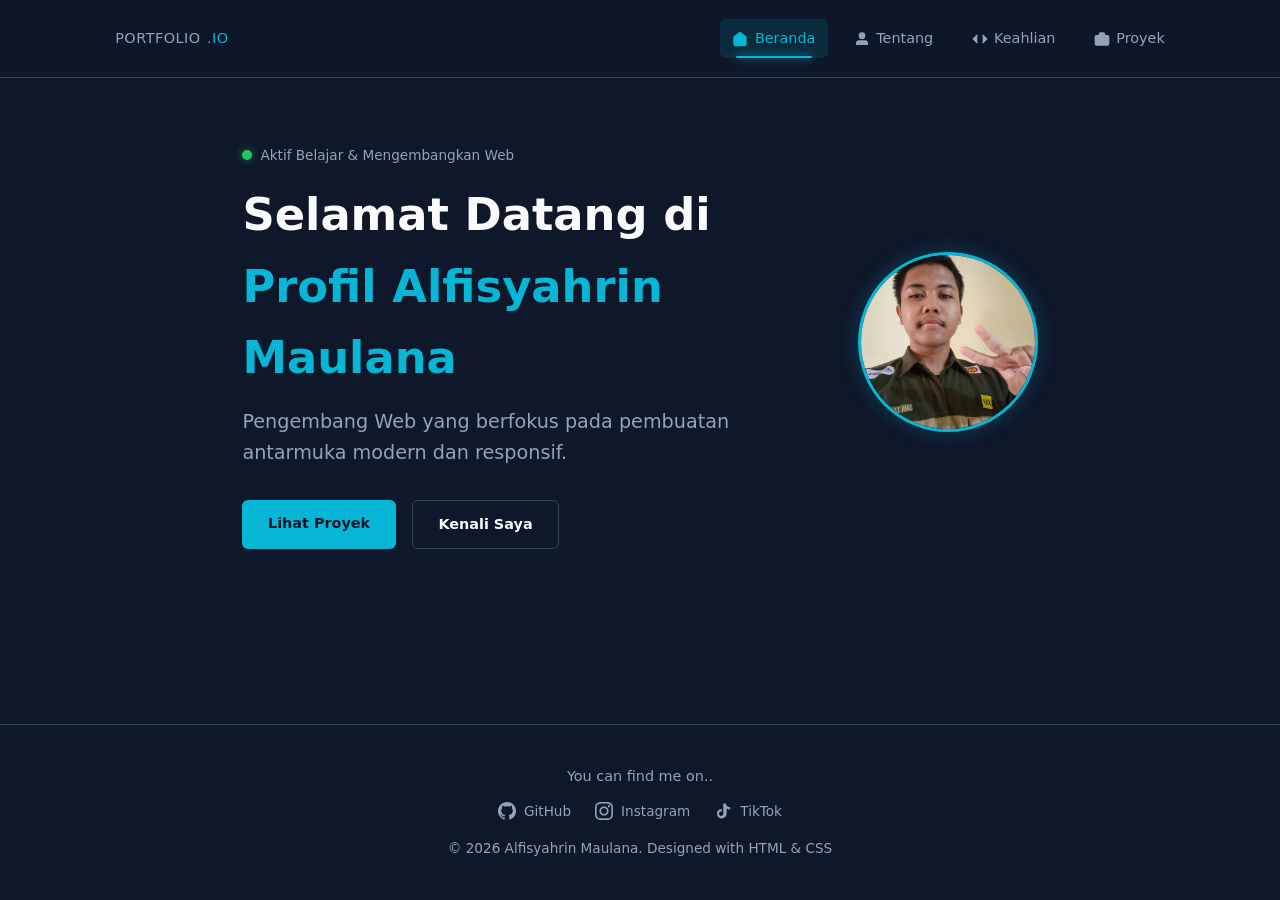
<file: index.html>
<!doctype html>
<html lang="id">
  <head>
    <meta charset="UTF-8" />
    <meta name="viewport" content="width=device-width, initial-scale=1.0" />
    <title>Beranda - Profil Data Diri</title>
    <link rel="stylesheet" href="style.css" />
  </head>
  <body>
    <header class="navbar">
      <a href="index.html" class="logo">PORTFOLIO<span>.IO</span></a>
      <nav>
        <ul>
          <li>
            <a href="index.html" class="active">
              <!-- Ikon Beranda (Rumah) -->
              <svg
                height="16"
                width="16"
                viewBox="0 0 24 24"
                fill="none"
                stroke="currentColor"
                stroke-width="2"
              >
                <path d="M3 9l9-7 9 7v11a2 2 0 0 1-2 2H5a2 2 0 0 1-2-2z" />
                <polyline points="9 22 9 12 15 12 15 22" />
              </svg>
              Beranda
            </a>
          </li>
          <li>
            <a href="about.html">
              <!-- Ikon Tentang (User/Orang) -->
              <svg
                height="16"
                width="16"
                viewBox="0 0 24 24"
                fill="none"
                stroke="currentColor"
                stroke-width="2"
              >
                <path d="M20 21v-2a4 4 0 0 0-4-4H8a4 4 0 0 0-4 4v2" />
                <circle cx="12" cy="7" r="4" />
              </svg>
              Tentang
            </a>
          </li>
          <li>
            <a href="skills.html">
              <!-- Ikon Keahlian (Code/Kode) -->
              <svg
                height="16"
                width="16"
                viewBox="0 0 24 24"
                fill="none"
                stroke="currentColor"
                stroke-width="2"
              >
                <polyline points="16 18 22 12 16 6" />
                <polyline points="8 6 2 12 8 18" />
              </svg>
              Keahlian
            </a>
          </li>
          <li>
            <a href="projects.html">
              <!-- Ikon Proyek (Folder/Briefcase) -->
              <svg
                height="16"
                width="16"
                viewBox="0 0 24 24"
                fill="none"
                stroke="currentColor"
                stroke-width="2"
              >
                <rect x="2" y="7" width="20" height="14" rx="2" ry="2" />
                <path d="M16 21V5a2 2 0 0 0-2-2h-4a2 2 0 0 0-2 2v16" />
              </svg>
              Proyek
            </a>
          </li>
        </ul>
      </nav>
    </header>

    <main>
      <div class="hero-container">
        <!-- Teks Beranda -->
        <div class="hero-content">
          <div class="hero-badge">
            <span class="badge-dot"></span>
            <span>Aktif Belajar & Mengembangkan Web</span>
          </div>

          <h1>
            Selamat Datang di
            <span style="color: var(--cyan-accent)"
              >Profil Alfisyahrin Maulana</span
            >
          </h1>
          <p class="subtitle">
            Pengembang Web yang berfokus pada pembuatan antarmuka modern dan
            responsif.
          </p>
          <div class="hero-buttons">
            <a href="projects.html" class="btn primary-btn">Lihat Proyek</a>
            <a href="about.html" class="btn secondary-btn">Kenali Saya</a>
          </div>
        </div>

        <!-- Foto Profil Bulat -->
        <div class="profile-avatar-container">
          <img
            src="selfieedulu.jpeg"
            alt="Foto Profil Alfisyahrin Maulana"
            class="profile-avatar"
          />
        </div>
      </div>
    </main>

    <footer>
      <p
        style="
          margin-bottom: 0.8rem;
          font-size: 0.9rem;
          color: var(--text-muted);
        "
      >
        You can find me on..
      </p>
      <div class="footer-socials">
        <!-- GitHub -->
        <a
          href="https://github.com/AlfisyahrinMaulana"
          target="_blank"
          rel="noopener noreferrer"
        >
          <svg height="18" width="18" viewBox="0 0 16 16" version="1.1">
            <path
              fill="currentColor"
              d="M8 0c4.42 0 8 3.58 8 8a8.013 8.013 0 0 1-5.45 7.59c-.4.08-.55-.17-.55-.38 0-.27.01-1.13.01-2.2 0-.75-.25-1.23-.54-1.48 1.78-.2 3.65-.88 3.65-3.95 0-.88-.31-1.59-.82-2.15.08-.2.36-1.02-.08-2.12 0 0-.67-.22-2.2.82-.64-.18-1.32-.27-2-.27-.68 0-1.36.09-2 .27-1.53-1.03-2.2-.82-2.2-.82-.44 1.1-.16 1.92-.08 2.12-.51.56-.82 1.28-.82 2.15 0 3.06 1.86 3.75 3.64 3.95-.23.2-.44.55-.51 1.07-.46.21-1.61.55-2.33-.66-.15-.24-.6-.83-1.23-.82-.67.01-.27.38.01.53.34.19.73.9.82 1.13.16.45.68 1.31 2.69.94 0 .67.01 1.3.01 1.49 0 .21-.15.45-.55.38A7.995 7.995 0 0 1 0 8c0-4.42 3.58-8 8-8Z"
            />
          </svg>
          GitHub
        </a>

        <!-- Instagram (Logo Diperbarui) -->
        <a
          href="https://www.instagram.com/lpiii_7/"
          target="_blank"
          rel="noopener noreferrer"
        >
          <svg height="18" width="18" viewBox="0 0 24 24" fill="currentColor">
            <path
              d="M12 2.163c3.204 0 3.584.012 4.85.07 3.252.148 4.771 1.691 4.919 4.919.058 1.265.069 1.645.069 4.849 0 3.205-.012 3.584-.069 4.849-.149 3.225-1.664 4.771-4.919 4.919-1.266.058-1.644.07-4.85.07-3.204 0-3.584-.012-4.849-.07-3.26-.149-4.771-1.699-4.919-4.92-.058-1.265-.07-1.644-.07-4.849 0-3.204.013-3.583.07-4.849.149-3.227 1.664-4.771 4.919-4.919 1.266-.057 1.645-.069 4.849-.069zm0-2.163c-3.259 0-3.667.014-4.947.072-4.358.2-6.78 2.618-6.98 6.98-.059 1.281-.073 1.689-.073 4.948 0 3.259.014 3.668.072 4.948.2 4.358 2.618 6.78 6.98 6.98 1.281.058 1.689.072 4.948.072 3.259 0 3.668-.014 4.948-.072 4.354-.2 6.782-2.618 6.979-6.98.059-1.28.073-1.689.073-4.948 0-3.259-.014-3.667-.072-4.947-.196-4.354-2.617-6.78-6.979-6.98-1.281-.059-1.69-.073-4.949-.073zm0 5.838c-3.403 0-6.162 2.759-6.162 6.162s2.759 6.163 6.162 6.163 6.162-2.759 6.162-6.163c0-3.403-2.759-6.162-6.162-6.162zm0 10.162c-2.209 0-4-1.79-4-4 0-2.209 1.791-4 4-4s4 1.791 4 4c0 2.21-1.791 4-4 4zm6.406-11.845c-.796 0-1.441.645-1.441 1.44s.645 1.44 1.441 1.44c.795 0 1.439-.645 1.439-1.44s-.644-1.44-1.439-1.44z"
            />
          </svg>
          Instagram
        </a>

        <!-- TikTok -->
        <a
          href="https://www.tiktok.com/@alp_ii07"
          target="_blank"
          rel="noopener noreferrer"
        >
          <svg height="18" width="18" viewBox="0 0 24 24" fill="currentColor">
            <path
              d="M19.589 6.686a4.793 4.793 0 0 1-3.77-4.245V2h-3.445v13.672a2.896 2.896 0 0 1-5.201 1.743l-.002-.001.002.001a2.895 2.895 0 0 1 3.183-4.51v-3.5a6.329 6.329 0 0 0-5.394 2.37A6.39 6.39 0 0 0 4 15.672a6.395 6.395 0 0 0 10.938 4.409 6.335 6.335 0 0 0 1.907-4.551V8.773a8.212 8.212 0 0 0 4.744 1.498V6.826a4.848 4.848 0 0 1-2.000-.14z"
            />
          </svg>
          TikTok
        </a>
      </div>
      <p>&copy; 2026 Alfisyahrin Maulana. Designed with HTML & CSS</p>
    </footer>
  </body>
</html>
</file>
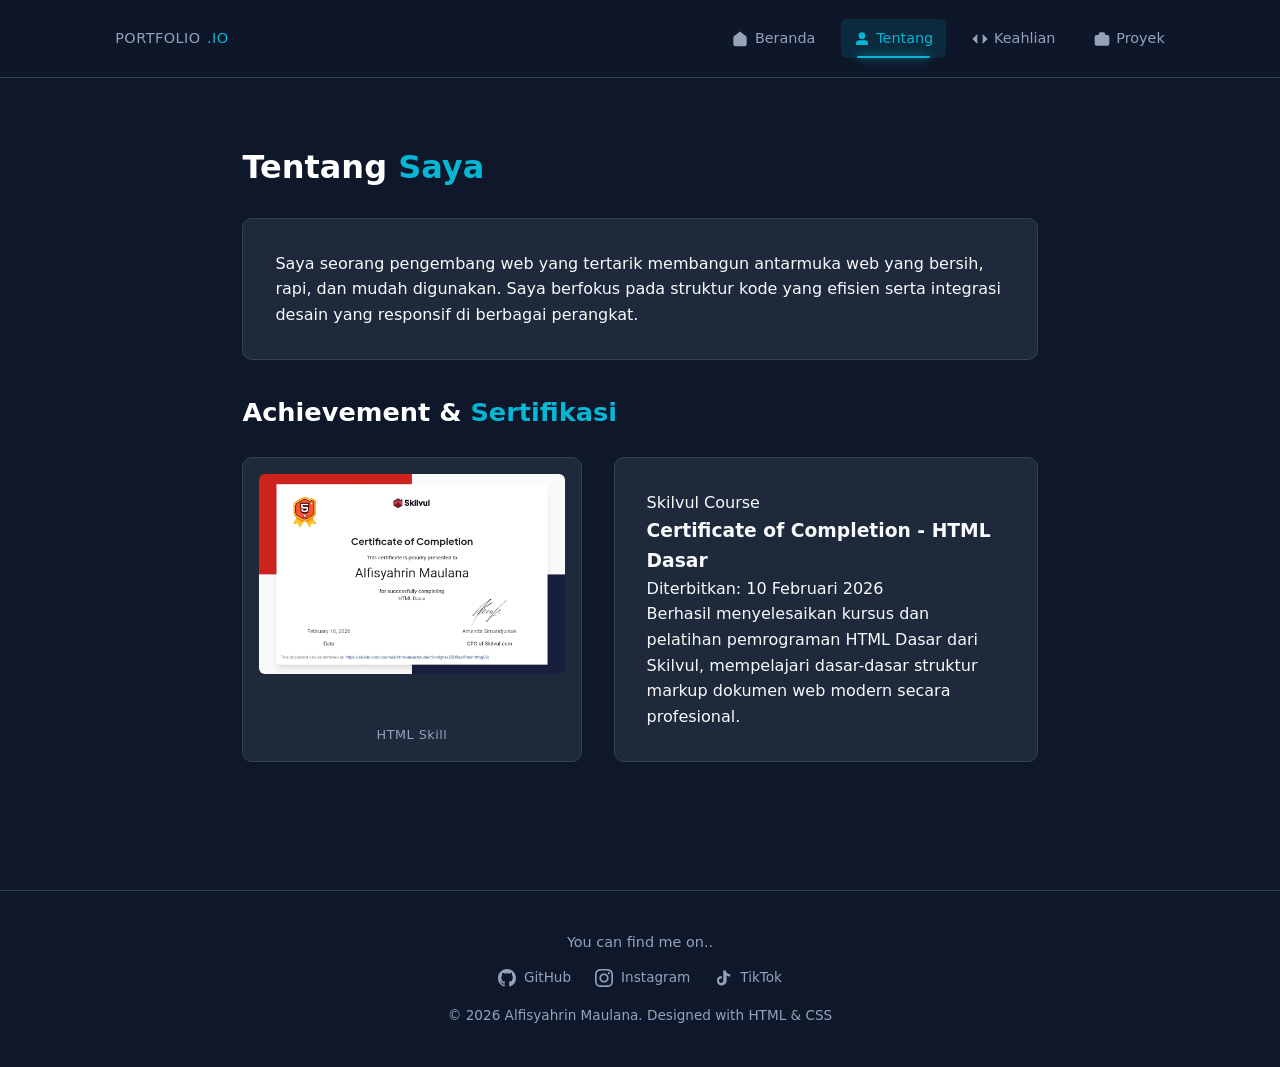
<file: about.html>
<!doctype html>
<html lang="id">
  <head>
    <meta charset="UTF-8" />
    <meta name="viewport" content="width=device-width, initial-scale=1.0" />
    <title>Tentang Saya - Profil Data Diri</title>
    <link rel="stylesheet" href="style.css" />
  </head>
  <body>
    <header class="navbar">
      <a href="index.html" class="logo">PORTFOLIO<span>.IO</span></a>
      <nav>
        <ul>
          <li>
            <a href="index.html">
              <svg
                height="16"
                width="16"
                viewBox="0 0 24 24"
                fill="none"
                stroke="currentColor"
                stroke-width="2"
              >
                <path d="M3 9l9-7 9 7v11a2 2 0 0 1-2 2H5a2 2 0 0 1-2-2z" />
                <polyline points="9 22 9 12 15 12 15 22" />
              </svg>
              Beranda
            </a>
          </li>
          <li>
            <a href="about.html" class="active">
              <svg
                height="16"
                width="16"
                viewBox="0 0 24 24"
                fill="none"
                stroke="currentColor"
                stroke-width="2"
              >
                <path d="M20 21v-2a4 4 0 0 0-4-4H8a4 4 0 0 0-4 4v2" />
                <circle cx="12" cy="7" r="4" />
              </svg>
              Tentang
            </a>
          </li>
          <li>
            <a href="skills.html">
              <svg
                height="16"
                width="16"
                viewBox="0 0 24 24"
                fill="none"
                stroke="currentColor"
                stroke-width="2"
              >
                <polyline points="16 18 22 12 16 6" />
                <polyline points="8 6 2 12 8 18" />
              </svg>
              Keahlian
            </a>
          </li>
          <li>
            <a href="projects.html">
              <svg
                height="16"
                width="16"
                viewBox="0 0 24 24"
                fill="none"
                stroke="currentColor"
                stroke-width="2"
              >
                <rect x="2" y="7" width="20" height="14" rx="2" ry="2" />
                <path d="M16 21V5a2 2 0 0 0-2-2h-4a2 2 0 0 0-2 2v16" />
              </svg>
              Proyek
            </a>
          </li>
        </ul>
      </nav>
    </header>

    <main>
      <!-- Bagian Tentang Saya -->
      <h1 class="page-title">Tentang <span>Saya</span></h1>
      <div class="card">
        <p>
          Saya seorang pengembang web yang tertarik membangun antarmuka web yang
          bersih, rapi, dan mudah digunakan. Saya berfokus pada struktur kode
          yang efisien serta integrasi desain yang responsif di berbagai
          perangkat.
        </p>
      </div>

      <!-- Bagian Achievement / Pencapaian -->
      <div class="achievement-section">
        <h2 class="page-title" style="font-size: 1.6rem; margin-top: 2rem">
          Achievement & <span>Sertifikasi</span>
        </h2>
        <div class="achievement-grid">
          <!-- Kartu Gambar (Bisa diklik menuju file gambar & ada tulisan HTML Skill di bawahnya) -->
          <div class="achievement-img-card">
            <a href="sertifikat_html.jpeg" target="_blank" class="cert-link">
              <img
                src="sertifikat_html.jpeg"
                alt="Sertifikat HTML Dasar Skilvul"
              />
            </a>
            <div class="cert-caption">HTML Skill</div>
          </div>

          <!-- Keterangan Achievement (Ukuran disamakan sejajar) -->
          <div class="card achievement-info">
            <span class="achievement-issuer">Skilvul Course</span>
            <h3>Certificate of Completion - HTML Dasar</h3>
            <span class="achievement-date">Diterbitkan: 10 Februari 2026</span>
            <p>
              Berhasil menyelesaikan kursus dan pelatihan pemrograman HTML Dasar
              dari Skilvul, mempelajari dasar-dasar struktur markup dokumen web
              modern secara profesional.
            </p>
          </div>
        </div>
      </div>
    </main>

    <footer>
      <p
        style="
          margin-bottom: 0.8rem;
          font-size: 0.9rem;
          color: var(--text-muted);
        "
      >
        You can find me on..
      </p>
      <div class="footer-socials">
        <!-- GitHub -->
        <a
          href="https://github.com/AlfisyahrinMaulana"
          target="_blank"
          rel="noopener noreferrer"
        >
          <svg height="18" width="18" viewBox="0 0 16 16" version="1.1">
            <path
              fill="currentColor"
              d="M8 0c4.42 0 8 3.58 8 8a8.013 8.013 0 0 1-5.45 7.59c-.4.08-.55-.17-.55-.38 0-.27.01-1.13.01-2.2 0-.75-.25-1.23-.54-1.48 1.78-.2 3.65-.88 3.65-3.95 0-.88-.31-1.59-.82-2.15.08-.2.36-1.02-.08-2.12 0 0-.67-.22-2.2.82-.64-.18-1.32-.27-2-.27-.68 0-1.36.09-2 .27-1.53-1.03-2.2-.82-2.2-.82-.44 1.1-.16 1.92-.08 2.12-.51.56-.82 1.28-.82 2.15 0 3.06 1.86 3.75 3.64 3.95-.23.2-.44.55-.51 1.07-.46.21-1.61.55-2.33-.66-.15-.24-.6-.83-1.23-.82-.67.01-.27.38.01.53.34.19.73.9.82 1.13.16.45.68 1.31 2.69.94 0 .67.01 1.3.01 1.49 0 .21-.15.45-.55.38A7.995 7.995 0 0 1 0 8c0-4.42 3.58-8 8-8Z"
            />
          </svg>
          GitHub
        </a>

        <!-- Instagram (Logo Diperbarui) -->
        <a
          href="https://www.instagram.com/lpiii_7/"
          target="_blank"
          rel="noopener noreferrer"
        >
          <svg height="18" width="18" viewBox="0 0 24 24" fill="currentColor">
            <path
              d="M12 2.163c3.204 0 3.584.012 4.85.07 3.252.148 4.771 1.691 4.919 4.919.058 1.265.069 1.645.069 4.849 0 3.205-.012 3.584-.069 4.849-.149 3.225-1.664 4.771-4.919 4.919-1.266.058-1.644.07-4.85.07-3.204 0-3.584-.012-4.849-.07-3.26-.149-4.771-1.699-4.919-4.92-.058-1.265-.07-1.644-.07-4.849 0-3.204.013-3.583.07-4.849.149-3.227 1.664-4.771 4.919-4.919 1.266-.057 1.645-.069 4.849-.069zm0-2.163c-3.259 0-3.667.014-4.947.072-4.358.2-6.78 2.618-6.98 6.98-.059 1.281-.073 1.689-.073 4.948 0 3.259.014 3.668.072 4.948.2 4.358 2.618 6.78 6.98 6.98 1.281.058 1.689.072 4.948.072 3.259 0 3.668-.014 4.948-.072 4.354-.2 6.782-2.618 6.979-6.98.059-1.28.073-1.689.073-4.948 0-3.259-.014-3.667-.072-4.947-.196-4.354-2.617-6.78-6.979-6.98-1.281-.059-1.69-.073-4.949-.073zm0 5.838c-3.403 0-6.162 2.759-6.162 6.162s2.759 6.163 6.162 6.163 6.162-2.759 6.162-6.163c0-3.403-2.759-6.162-6.162-6.162zm0 10.162c-2.209 0-4-1.79-4-4 0-2.209 1.791-4 4-4s4 1.791 4 4c0 2.21-1.791 4-4 4zm6.406-11.845c-.796 0-1.441.645-1.441 1.44s.645 1.44 1.441 1.44c.795 0 1.439-.645 1.439-1.44s-.644-1.44-1.439-1.44z"
            />
          </svg>
          Instagram
        </a>

        <!-- TikTok -->
        <a
          href="https://www.tiktok.com/@alp_ii07"
          target="_blank"
          rel="noopener noreferrer"
        >
          <svg height="18" width="18" viewBox="0 0 24 24" fill="currentColor">
            <path
              d="M19.589 6.686a4.793 4.793 0 0 1-3.77-4.245V2h-3.445v13.672a2.896 2.896 0 0 1-5.201 1.743l-.002-.001.002.001a2.895 2.895 0 0 1 3.183-4.51v-3.5a6.329 6.329 0 0 0-5.394 2.37A6.39 6.39 0 0 0 4 15.672a6.395 6.395 0 0 0 10.938 4.409 6.335 6.335 0 0 0 1.907-4.551V8.773a8.212 8.212 0 0 0 4.744 1.498V6.826a4.848 4.848 0 0 1-2.000-.14z"
            />
          </svg>
          TikTok
        </a>
      </div>
      <p>&copy; 2026 Alfisyahrin Maulana. Designed with HTML & CSS</p>
    </footer>
  </body>
</html>
</file>
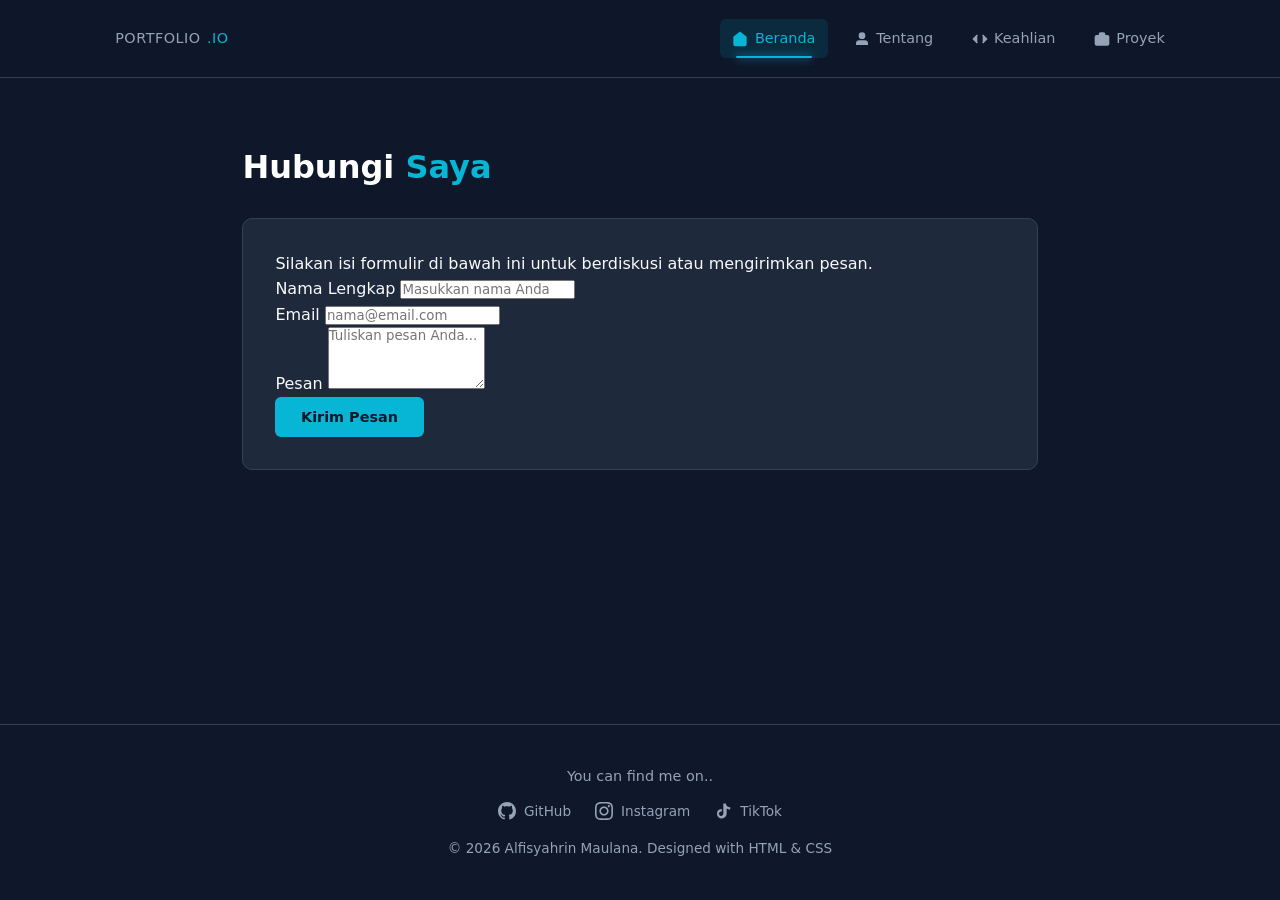
<file: contact.html>
<!doctype html>
<html lang="id">
  <head>
    <meta charset="UTF-8" />
    <meta name="viewport" content="width=device-width, initial-scale=1.0" />
    <title>Kontak - Profil Data Diri</title>
    <link rel="stylesheet" href="style.css" />
  </head>
  <body>
    <header class="navbar">
      <a href="index.html" class="logo">PORTFOLIO<span>.IO</span></a>
      <nav>
        <ul>
          <li>
            <a href="index.html" class="active">
              <!-- Ikon Beranda (Rumah) -->
              <svg
                height="16"
                width="16"
                viewBox="0 0 24 24"
                fill="none"
                stroke="currentColor"
                stroke-width="2"
              >
                <path d="M3 9l9-7 9 7v11a2 2 0 0 1-2 2H5a2 2 0 0 1-2-2z" />
                <polyline points="9 22 9 12 15 12 15 22" />
              </svg>
              Beranda
            </a>
          </li>
          <li>
            <a href="about.html">
              <!-- Ikon Tentang (User/Orang) -->
              <svg
                height="16"
                width="16"
                viewBox="0 0 24 24"
                fill="none"
                stroke="currentColor"
                stroke-width="2"
              >
                <path d="M20 21v-2a4 4 0 0 0-4-4H8a4 4 0 0 0-4 4v2" />
                <circle cx="12" cy="7" r="4" />
              </svg>
              Tentang
            </a>
          </li>
          <li>
            <a href="skills.html">
              <!-- Ikon Keahlian (Code/Kode) -->
              <svg
                height="16"
                width="16"
                viewBox="0 0 24 24"
                fill="none"
                stroke="currentColor"
                stroke-width="2"
              >
                <polyline points="16 18 22 12 16 6" />
                <polyline points="8 6 2 12 8 18" />
              </svg>
              Keahlian
            </a>
          </li>
          <li>
            <a href="projects.html">
              <!-- Ikon Proyek (Folder/Briefcase) -->
              <svg
                height="16"
                width="16"
                viewBox="0 0 24 24"
                fill="none"
                stroke="currentColor"
                stroke-width="2"
              >
                <rect x="2" y="7" width="20" height="14" rx="2" ry="2" />
                <path d="M16 21V5a2 2 0 0 0-2-2h-4a2 2 0 0 0-2 2v16" />
              </svg>
              Proyek
            </a>
          </li>
        </ul>
      </nav>
    </header>

    <main>
      <h1 class="page-title">Hubungi <span>Saya</span></h1>
      <div class="card">
        <p>
          Silakan isi formulir di bawah ini untuk berdiskusi atau mengirimkan
          pesan.
        </p>
        <form class="contact-form" onsubmit="event.preventDefault()">
          <div class="form-group">
            <label for="name">Nama Lengkap</label>
            <input
              type="text"
              id="name"
              placeholder="Masukkan nama Anda"
              required
            />
          </div>
          <div class="form-group">
            <label for="email">Email</label>
            <input
              type="email"
              id="email"
              placeholder="nama@email.com"
              required
            />
          </div>
          <div class="form-group">
            <label for="message">Pesan</label>
            <textarea
              id="message"
              rows="4"
              placeholder="Tuliskan pesan Anda..."
              required
            ></textarea>
          </div>
          <button type="submit" class="btn primary-btn">Kirim Pesan</button>
        </form>
      </div>
    </main>

    <footer>
      <p
        style="
          margin-bottom: 0.8rem;
          font-size: 0.9rem;
          color: var(--text-muted);
        "
      >
        You can find me on..
      </p>
      <div class="footer-socials">
        <!-- GitHub -->
        <a
          href="https://github.com/AlfisyahrinMaulana"
          target="_blank"
          rel="noopener noreferrer"
        >
          <svg height="18" width="18" viewBox="0 0 16 16" version="1.1">
            <path
              fill="currentColor"
              d="M8 0c4.42 0 8 3.58 8 8a8.013 8.013 0 0 1-5.45 7.59c-.4.08-.55-.17-.55-.38 0-.27.01-1.13.01-2.2 0-.75-.25-1.23-.54-1.48 1.78-.2 3.65-.88 3.65-3.95 0-.88-.31-1.59-.82-2.15.08-.2.36-1.02-.08-2.12 0 0-.67-.22-2.2.82-.64-.18-1.32-.27-2-.27-.68 0-1.36.09-2 .27-1.53-1.03-2.2-.82-2.2-.82-.44 1.1-.16 1.92-.08 2.12-.51.56-.82 1.28-.82 2.15 0 3.06 1.86 3.75 3.64 3.95-.23.2-.44.55-.51 1.07-.46.21-1.61.55-2.33-.66-.15-.24-.6-.83-1.23-.82-.67.01-.27.38.01.53.34.19.73.9.82 1.13.16.45.68 1.31 2.69.94 0 .67.01 1.3.01 1.49 0 .21-.15.45-.55.38A7.995 7.995 0 0 1 0 8c0-4.42 3.58-8 8-8Z"
            />
          </svg>
          GitHub
        </a>

        <!-- Instagram (Logo Diperbarui) -->
        <a
          href="https://www.instagram.com/lpiii_7/"
          target="_blank"
          rel="noopener noreferrer"
        >
          <svg height="18" width="18" viewBox="0 0 24 24" fill="currentColor">
            <path
              d="M12 2.163c3.204 0 3.584.012 4.85.07 3.252.148 4.771 1.691 4.919 4.919.058 1.265.069 1.645.069 4.849 0 3.205-.012 3.584-.069 4.849-.149 3.225-1.664 4.771-4.919 4.919-1.266.058-1.644.07-4.85.07-3.204 0-3.584-.012-4.849-.07-3.26-.149-4.771-1.699-4.919-4.92-.058-1.265-.07-1.644-.07-4.849 0-3.204.013-3.583.07-4.849.149-3.227 1.664-4.771 4.919-4.919 1.266-.057 1.645-.069 4.849-.069zm0-2.163c-3.259 0-3.667.014-4.947.072-4.358.2-6.78 2.618-6.98 6.98-.059 1.281-.073 1.689-.073 4.948 0 3.259.014 3.668.072 4.948.2 4.358 2.618 6.78 6.98 6.98 1.281.058 1.689.072 4.948.072 3.259 0 3.668-.014 4.948-.072 4.354-.2 6.782-2.618 6.979-6.98.059-1.28.073-1.689.073-4.948 0-3.259-.014-3.667-.072-4.947-.196-4.354-2.617-6.78-6.979-6.98-1.281-.059-1.69-.073-4.949-.073zm0 5.838c-3.403 0-6.162 2.759-6.162 6.162s2.759 6.163 6.162 6.163 6.162-2.759 6.162-6.163c0-3.403-2.759-6.162-6.162-6.162zm0 10.162c-2.209 0-4-1.79-4-4 0-2.209 1.791-4 4-4s4 1.791 4 4c0 2.21-1.791 4-4 4zm6.406-11.845c-.796 0-1.441.645-1.441 1.44s.645 1.44 1.441 1.44c.795 0 1.439-.645 1.439-1.44s-.644-1.44-1.439-1.44z"
            />
          </svg>
          Instagram
        </a>

        <!-- TikTok -->
        <a
          href="https://www.tiktok.com/@alp_ii07"
          target="_blank"
          rel="noopener noreferrer"
        >
          <svg height="18" width="18" viewBox="0 0 24 24" fill="currentColor">
            <path
              d="M19.589 6.686a4.793 4.793 0 0 1-3.77-4.245V2h-3.445v13.672a2.896 2.896 0 0 1-5.201 1.743l-.002-.001.002.001a2.895 2.895 0 0 1 3.183-4.51v-3.5a6.329 6.329 0 0 0-5.394 2.37A6.39 6.39 0 0 0 4 15.672a6.395 6.395 0 0 0 10.938 4.409 6.335 6.335 0 0 0 1.907-4.551V8.773a8.212 8.212 0 0 0 4.744 1.498V6.826a4.848 4.848 0 0 1-2.000-.14z"
            />
          </svg>
          TikTok
        </a>
      </div>
      <p>&copy; 2026 Alfisyahrin Maulana. Designed with HTML & CSS</p>
    </footer>
  </body>
</html>
</file>
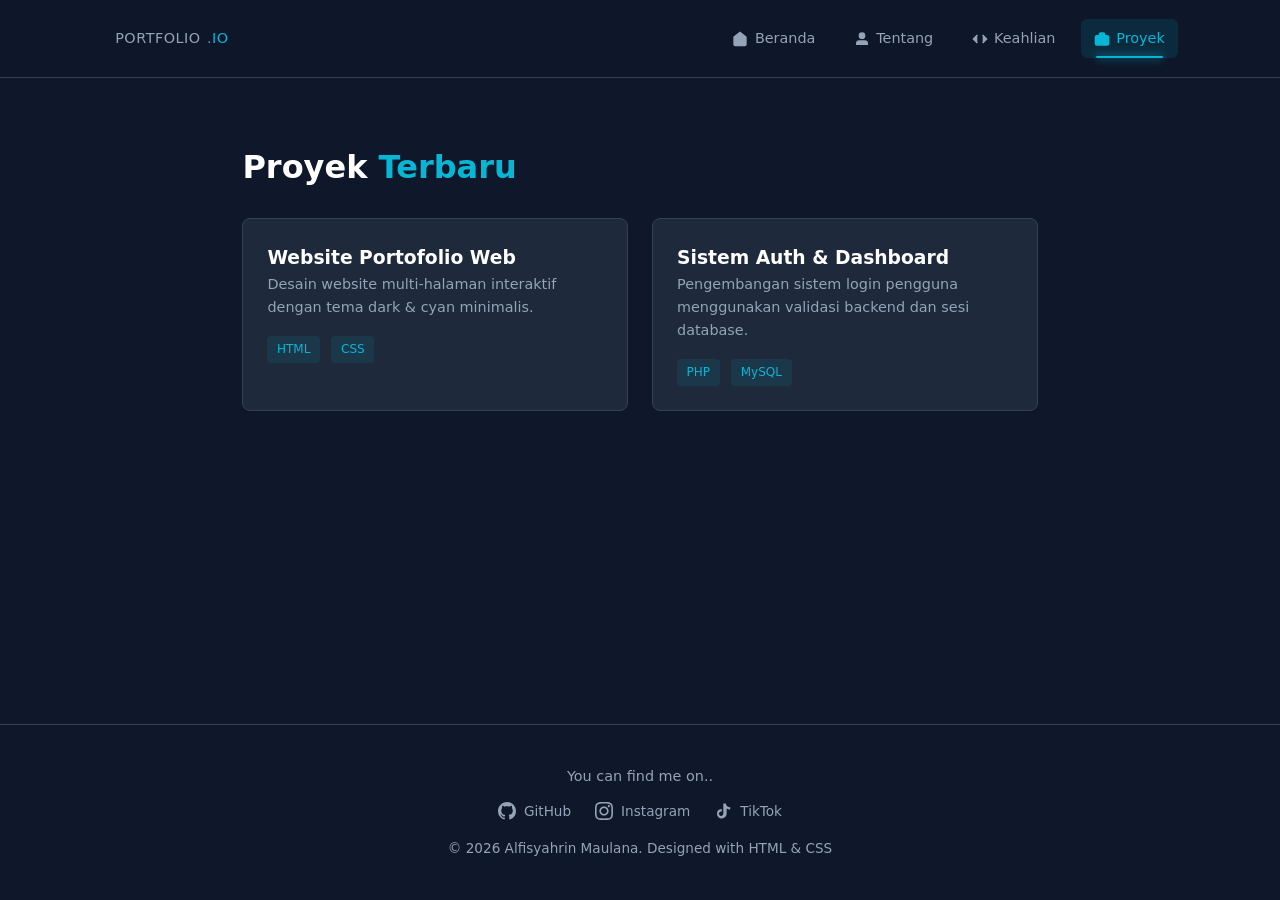
<file: projects.html>
<!doctype html>
<html lang="id">
  <head>
    <meta charset="UTF-8" />
    <meta name="viewport" content="width=device-width, initial-scale=1.0" />
    <title>Proyek - Profil Data Diri</title>
    <link rel="stylesheet" href="style.css" />
  </head>
  <body>
    <header class="navbar">
      <a href="index.html" class="logo">PORTFOLIO<span>.IO</span></a>
      <nav>
        <ul>
          <li>
            <a href="index.html">
              <svg
                height="16"
                width="16"
                viewBox="0 0 24 24"
                fill="none"
                stroke="currentColor"
                stroke-width="2"
              >
                <path d="M3 9l9-7 9 7v11a2 2 0 0 1-2 2H5a2 2 0 0 1-2-2z" />
                <polyline points="9 22 9 12 15 12 15 22" />
              </svg>
              Beranda
            </a>
          </li>
          <li>
            <a href="about.html">
              <svg
                height="16"
                width="16"
                viewBox="0 0 24 24"
                fill="none"
                stroke="currentColor"
                stroke-width="2"
              >
                <path d="M20 21v-2a4 4 0 0 0-4-4H8a4 4 0 0 0-4 4v2" />
                <circle cx="12" cy="7" r="4" />
              </svg>
              Tentang
            </a>
          </li>
          <li>
            <a href="skills.html">
              <svg
                height="16"
                width="16"
                viewBox="0 0 24 24"
                fill="none"
                stroke="currentColor"
                stroke-width="2"
              >
                <polyline points="16 18 22 12 16 6" />
                <polyline points="8 6 2 12 8 18" />
              </svg>
              Keahlian
            </a>
          </li>
          <li>
            <a href="projects.html" class="active">
              <svg
                height="16"
                width="16"
                viewBox="0 0 24 24"
                fill="none"
                stroke="currentColor"
                stroke-width="2"
              >
                <rect x="2" y="7" width="20" height="14" rx="2" ry="2" />
                <path d="M16 21V5a2 2 0 0 0-2-2h-4a2 2 0 0 0-2 2v16" />
              </svg>
              Proyek
            </a>
          </li>
        </ul>
      </nav>
    </header>

    <main>
      <h1 class="page-title">Proyek <span>Terbaru</span></h1>
      <div class="projects-grid">
        <div class="project-card">
          <h3>Website Portofolio Web</h3>
          <p>
            Desain website multi-halaman interaktif dengan tema dark & cyan
            minimalis.
          </p>
          <div class="tech-stack">
            <span>HTML</span>
            <span>CSS</span>
          </div>
        </div>
        <div class="project-card">
          <h3>Sistem Auth & Dashboard</h3>
          <p>
            Pengembangan sistem login pengguna menggunakan validasi backend dan
            sesi database.
          </p>
          <div class="tech-stack">
            <span>PHP</span>
            <span>MySQL</span>
          </div>
        </div>
      </div>
    </main>

    <footer>
      <p
        style="
          margin-bottom: 0.8rem;
          font-size: 0.9rem;
          color: var(--text-muted);
        "
      >
        You can find me on..
      </p>
      <div class="footer-socials">
        <!-- GitHub -->
        <a
          href="https://github.com/AlfisyahrinMaulana"
          target="_blank"
          rel="noopener noreferrer"
        >
          <svg height="18" width="18" viewBox="0 0 16 16" version="1.1">
            <path
              fill="currentColor"
              d="M8 0c4.42 0 8 3.58 8 8a8.013 8.013 0 0 1-5.45 7.59c-.4.08-.55-.17-.55-.38 0-.27.01-1.13.01-2.2 0-.75-.25-1.23-.54-1.48 1.78-.2 3.65-.88 3.65-3.95 0-.88-.31-1.59-.82-2.15.08-.2.36-1.02-.08-2.12 0 0-.67-.22-2.2.82-.64-.18-1.32-.27-2-.27-.68 0-1.36.09-2 .27-1.53-1.03-2.2-.82-2.2-.82-.44 1.1-.16 1.92-.08 2.12-.51.56-.82 1.28-.82 2.15 0 3.06 1.86 3.75 3.64 3.95-.23.2-.44.55-.51 1.07-.46.21-1.61.55-2.33-.66-.15-.24-.6-.83-1.23-.82-.67.01-.27.38.01.53.34.19.73.9.82 1.13.16.45.68 1.31 2.69.94 0 .67.01 1.3.01 1.49 0 .21-.15.45-.55.38A7.995 7.995 0 0 1 0 8c0-4.42 3.58-8 8-8Z"
            />
          </svg>
          GitHub
        </a>

        <!-- Instagram (Logo Diperbarui) -->
        <a
          href="https://www.instagram.com/lpiii_7/"
          target="_blank"
          rel="noopener noreferrer"
        >
          <svg height="18" width="18" viewBox="0 0 24 24" fill="currentColor">
            <path
              d="M12 2.163c3.204 0 3.584.012 4.85.07 3.252.148 4.771 1.691 4.919 4.919.058 1.265.069 1.645.069 4.849 0 3.205-.012 3.584-.069 4.849-.149 3.225-1.664 4.771-4.919 4.919-1.266.058-1.644.07-4.85.07-3.204 0-3.584-.012-4.849-.07-3.26-.149-4.771-1.699-4.919-4.92-.058-1.265-.07-1.644-.07-4.849 0-3.204.013-3.583.07-4.849.149-3.227 1.664-4.771 4.919-4.919 1.266-.057 1.645-.069 4.849-.069zm0-2.163c-3.259 0-3.667.014-4.947.072-4.358.2-6.78 2.618-6.98 6.98-.059 1.281-.073 1.689-.073 4.948 0 3.259.014 3.668.072 4.948.2 4.358 2.618 6.78 6.98 6.98 1.281.058 1.689.072 4.948.072 3.259 0 3.668-.014 4.948-.072 4.354-.2 6.782-2.618 6.979-6.98.059-1.28.073-1.689.073-4.948 0-3.259-.014-3.667-.072-4.947-.196-4.354-2.617-6.78-6.979-6.98-1.281-.059-1.69-.073-4.949-.073zm0 5.838c-3.403 0-6.162 2.759-6.162 6.162s2.759 6.163 6.162 6.163 6.162-2.759 6.162-6.163c0-3.403-2.759-6.162-6.162-6.162zm0 10.162c-2.209 0-4-1.79-4-4 0-2.209 1.791-4 4-4s4 1.791 4 4c0 2.21-1.791 4-4 4zm6.406-11.845c-.796 0-1.441.645-1.441 1.44s.645 1.44 1.441 1.44c.795 0 1.439-.645 1.439-1.44s-.644-1.44-1.439-1.44z"
            />
          </svg>
          Instagram
        </a>

        <!-- TikTok -->
        <a
          href="https://www.tiktok.com/@alp_ii07"
          target="_blank"
          rel="noopener noreferrer"
        >
          <svg height="18" width="18" viewBox="0 0 24 24" fill="currentColor">
            <path
              d="M19.589 6.686a4.793 4.793 0 0 1-3.77-4.245V2h-3.445v13.672a2.896 2.896 0 0 1-5.201 1.743l-.002-.001.002.001a2.895 2.895 0 0 1 3.183-4.51v-3.5a6.329 6.329 0 0 0-5.394 2.37A6.39 6.39 0 0 0 4 15.672a6.395 6.395 0 0 0 10.938 4.409 6.335 6.335 0 0 0 1.907-4.551V8.773a8.212 8.212 0 0 0 4.744 1.498V6.826a4.848 4.848 0 0 1-2.000-.14z"
            />
          </svg>
          TikTok
        </a>
      </div>
      <p>&copy; 2026 Alfisyahrin Maulana. Designed with HTML & CSS</p>
    </footer>
  </body>
</html>
</file>
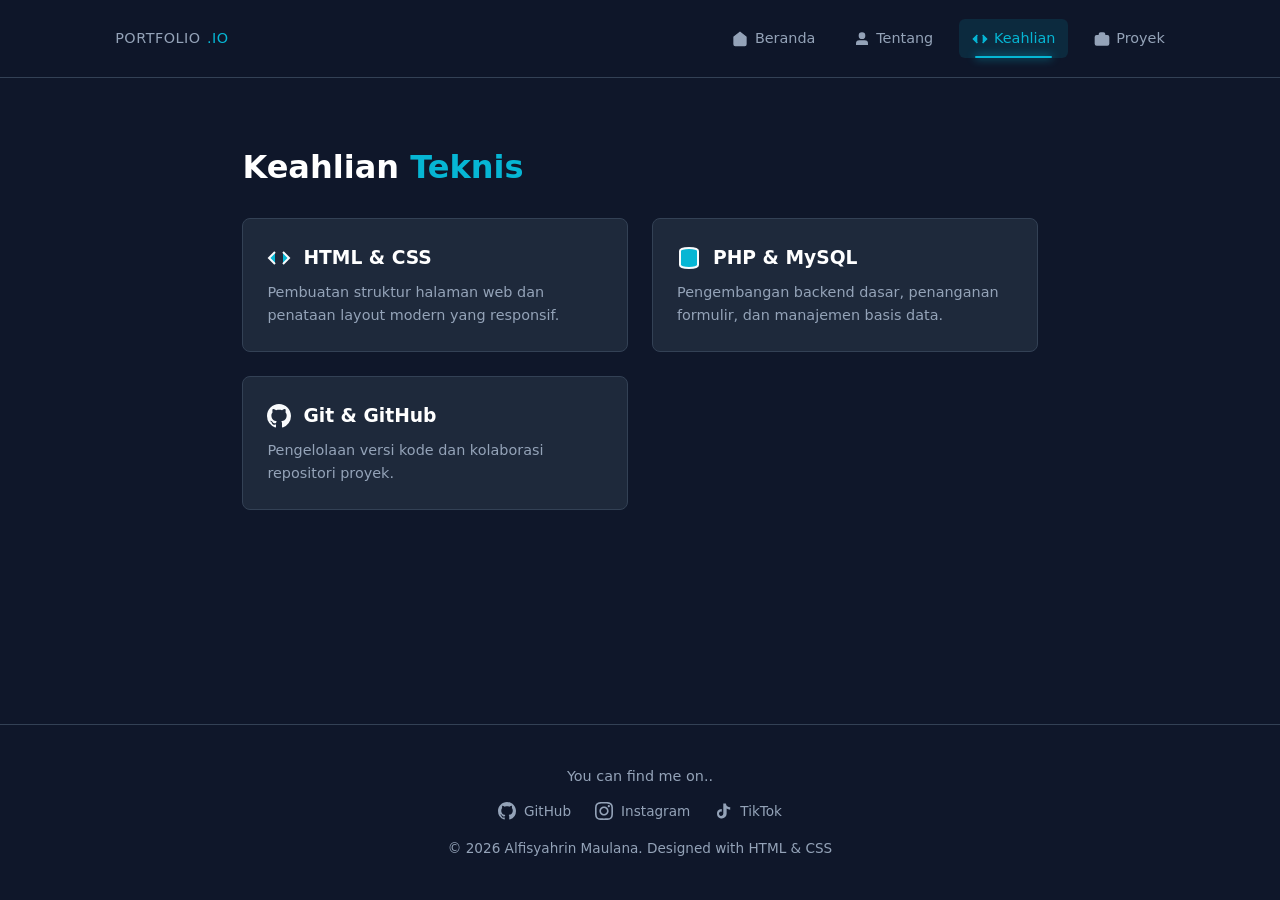
<file: skills.html>
<!doctype html>
<html lang="id">
  <head>
    <meta charset="UTF-8" />
    <meta name="viewport" content="width=device-width, initial-scale=1.0" />
    <title>Keahlian - Profil Data Diri</title>
    <link rel="stylesheet" href="style.css" />
  </head>
  <body>
    <header class="navbar">
      <a href="index.html" class="logo">PORTFOLIO<span>.IO</span></a>
      <nav>
        <ul>
          <li>
            <a href="index.html">
              <svg
                height="16"
                width="16"
                viewBox="0 0 24 24"
                fill="none"
                stroke="currentColor"
                stroke-width="2"
              >
                <path d="M3 9l9-7 9 7v11a2 2 0 0 1-2 2H5a2 2 0 0 1-2-2z" />
                <polyline points="9 22 9 12 15 12 15 22" />
              </svg>
              Beranda
            </a>
          </li>
          <li>
            <a href="about.html">
              <svg
                height="16"
                width="16"
                viewBox="0 0 24 24"
                fill="none"
                stroke="currentColor"
                stroke-width="2"
              >
                <path d="M20 21v-2a4 4 0 0 0-4-4H8a4 4 0 0 0-4 4v2" />
                <circle cx="12" cy="7" r="4" />
              </svg>
              Tentang
            </a>
          </li>
          <li>
            <a href="skills.html" class="active">
              <svg
                height="16"
                width="16"
                viewBox="0 0 24 24"
                fill="none"
                stroke="currentColor"
                stroke-width="2"
              >
                <polyline points="16 18 22 12 16 6" />
                <polyline points="8 6 2 12 8 18" />
              </svg>
              Keahlian
            </a>
          </li>
          <li>
            <a href="projects.html">
              <svg
                height="16"
                width="16"
                viewBox="0 0 24 24"
                fill="none"
                stroke="currentColor"
                stroke-width="2"
              >
                <rect x="2" y="7" width="20" height="14" rx="2" ry="2" />
                <path d="M16 21V5a2 2 0 0 0-2-2h-4a2 2 0 0 0-2 2v16" />
              </svg>
              Proyek
            </a>
          </li>
        </ul>
      </nav>
    </header>

    <main>
      <h1 class="page-title">Keahlian <span>Teknis</span></h1>
      <div class="skills-grid">
        <div class="skill-card">
          <div class="card-header">
            <svg
              height="24"
              width="24"
              viewBox="0 0 24 24"
              fill="none"
              stroke="currentColor"
              stroke-width="2"
            >
              <path d="M16 18L22 12L16 6M8 6L2 12L8 18" />
            </svg>
            <h3>HTML & CSS</h3>
          </div>
          <p>
            Pembuatan struktur halaman web dan penataan layout modern yang
            responsif.
          </p>
        </div>
        <div class="skill-card">
          <div class="card-header">
            <svg
              height="24"
              width="24"
              viewBox="0 0 24 24"
              fill="none"
              stroke="currentColor"
              stroke-width="2"
            >
              <ellipse cx="12" cy="5" rx="9" ry="3" />
              <path d="M21 12C21 13.66 16.97 15 12 15C7.03 15 3 13.66 3 12" />
              <path
                d="M3 5V19C3 20.66 7.03 22 12 22C16.97 22 21 20.66 21 19V5"
              />
            </svg>
            <h3>PHP & MySQL</h3>
          </div>
          <p>
            Pengembangan backend dasar, penanganan formulir, dan manajemen basis
            data.
          </p>
        </div>
        <div class="skill-card">
          <div class="card-header">
            <svg height="24" width="24" viewBox="0 0 16 16" version="1.1">
              <path
                fill="currentColor"
                d="M8 0c4.42 0 8 3.58 8 8a8.013 8.013 0 0 1-5.45 7.59c-.4.08-.55-.17-.55-.38 0-.27.01-1.13.01-2.2 0-.75-.25-1.23-.54-1.48 1.78-.2 3.65-.88 3.65-3.95 0-.88-.31-1.59-.82-2.15.08-.2.36-1.02-.08-2.12 0 0-.67-.22-2.2.82-.64-.18-1.32-.27-2-.27-.68 0-1.36.09-2 .27-1.53-1.03-2.2-.82-2.2-.82-.44 1.1-.16 1.92-.08 2.12-.51.56-.82 1.28-.82 2.15 0 3.06 1.86 3.75 3.64 3.95-.23.2-.44.55-.51 1.07-.46.21-1.61.55-2.33-.66-.15-.24-.6-.83-1.23-.82-.67.01-.27.38.01.53.34.19.73.9.82 1.13.16.45.68 1.31 2.69.94 0 .67.01 1.3.01 1.49 0 .21-.15.45-.55.38A7.995 7.995 0 0 1 0 8c0-4.42 3.58-8 8-8Z"
              />
            </svg>
            <h3>Git & GitHub</h3>
          </div>
          <p>Pengelolaan versi kode dan kolaborasi repositori proyek.</p>
        </div>
      </div>
    </main>

    <footer>
      <p
        style="
          margin-bottom: 0.8rem;
          font-size: 0.9rem;
          color: var(--text-muted);
        "
      >
        You can find me on..
      </p>
      <div class="footer-socials">
        <!-- GitHub -->
        <a
          href="https://github.com/AlfisyahrinMaulana"
          target="_blank"
          rel="noopener noreferrer"
        >
          <svg height="18" width="18" viewBox="0 0 16 16" version="1.1">
            <path
              fill="currentColor"
              d="M8 0c4.42 0 8 3.58 8 8a8.013 8.013 0 0 1-5.45 7.59c-.4.08-.55-.17-.55-.38 0-.27.01-1.13.01-2.2 0-.75-.25-1.23-.54-1.48 1.78-.2 3.65-.88 3.65-3.95 0-.88-.31-1.59-.82-2.15.08-.2.36-1.02-.08-2.12 0 0-.67-.22-2.2.82-.64-.18-1.32-.27-2-.27-.68 0-1.36.09-2 .27-1.53-1.03-2.2-.82-2.2-.82-.44 1.1-.16 1.92-.08 2.12-.51.56-.82 1.28-.82 2.15 0 3.06 1.86 3.75 3.64 3.95-.23.2-.44.55-.51 1.07-.46.21-1.61.55-2.33-.66-.15-.24-.6-.83-1.23-.82-.67.01-.27.38.01.53.34.19.73.9.82 1.13.16.45.68 1.31 2.69.94 0 .67.01 1.3.01 1.49 0 .21-.15.45-.55.38A7.995 7.995 0 0 1 0 8c0-4.42 3.58-8 8-8Z"
            />
          </svg>
          GitHub
        </a>

        <!-- Instagram (Logo Diperbarui) -->
        <a
          href="https://www.instagram.com/lpiii_7/"
          target="_blank"
          rel="noopener noreferrer"
        >
          <svg height="18" width="18" viewBox="0 0 24 24" fill="currentColor">
            <path
              d="M12 2.163c3.204 0 3.584.012 4.85.07 3.252.148 4.771 1.691 4.919 4.919.058 1.265.069 1.645.069 4.849 0 3.205-.012 3.584-.069 4.849-.149 3.225-1.664 4.771-4.919 4.919-1.266.058-1.644.07-4.85.07-3.204 0-3.584-.012-4.849-.07-3.26-.149-4.771-1.699-4.919-4.92-.058-1.265-.07-1.644-.07-4.849 0-3.204.013-3.583.07-4.849.149-3.227 1.664-4.771 4.919-4.919 1.266-.057 1.645-.069 4.849-.069zm0-2.163c-3.259 0-3.667.014-4.947.072-4.358.2-6.78 2.618-6.98 6.98-.059 1.281-.073 1.689-.073 4.948 0 3.259.014 3.668.072 4.948.2 4.358 2.618 6.78 6.98 6.98 1.281.058 1.689.072 4.948.072 3.259 0 3.668-.014 4.948-.072 4.354-.2 6.782-2.618 6.979-6.98.059-1.28.073-1.689.073-4.948 0-3.259-.014-3.667-.072-4.947-.196-4.354-2.617-6.78-6.979-6.98-1.281-.059-1.69-.073-4.949-.073zm0 5.838c-3.403 0-6.162 2.759-6.162 6.162s2.759 6.163 6.162 6.163 6.162-2.759 6.162-6.163c0-3.403-2.759-6.162-6.162-6.162zm0 10.162c-2.209 0-4-1.79-4-4 0-2.209 1.791-4 4-4s4 1.791 4 4c0 2.21-1.791 4-4 4zm6.406-11.845c-.796 0-1.441.645-1.441 1.44s.645 1.44 1.441 1.44c.795 0 1.439-.645 1.439-1.44s-.644-1.44-1.439-1.44z"
            />
          </svg>
          Instagram
        </a>

        <!-- TikTok -->
        <a
          href="https://www.tiktok.com/@alp_ii07"
          target="_blank"
          rel="noopener noreferrer"
        >
          <svg height="18" width="18" viewBox="0 0 24 24" fill="currentColor">
            <path
              d="M19.589 6.686a4.793 4.793 0 0 1-3.77-4.245V2h-3.445v13.672a2.896 2.896 0 0 1-5.201 1.743l-.002-.001.002.001a2.895 2.895 0 0 1 3.183-4.51v-3.5a6.329 6.329 0 0 0-5.394 2.37A6.39 6.39 0 0 0 4 15.672a6.395 6.395 0 0 0 10.938 4.409 6.335 6.335 0 0 0 1.907-4.551V8.773a8.212 8.212 0 0 0 4.744 1.498V6.826a4.848 4.848 0 0 1-2.000-.14z"
            />
          </svg>
          TikTok
        </a>
      </div>
      <p>&copy; 2026 Alfisyahrin Maulana. Designed with HTML & CSS</p>
    </footer>
  </body>
</html>
</file>
<file: style.css>
/* --- RESET & VARIABLES --- */
* {
  margin: 0;
  padding: 0;
  box-sizing: border-box;
  font-family:
    "Segoe UI",
    system-ui,
    -apple-system,
    sans-serif;
}

:root {
  --bg-dark: #0f172a;
  --card-bg: #1e293b;
  --cyan-accent: #06b6d4;
  --cyan-hover: #22d3ee;
  --cyan-glow: rgba(6, 182, 212, 0.25);
  --text-main: #f8fafc;
  --text-muted: #94a3b8;
  --border-color: #334155;
}

body {
  background-color: var(--bg-dark);
  color: var(--text-main);
  line-height: 1.6;
  min-height: 100vh;
  display: flex;
  flex-direction: column;
}

/* --- NAVBAR --- */
.navbar {
  display: flex;
  justify-content: space-between;
  align-items: center;
  padding: 1.2rem 8%;
  background: rgba(15, 23, 42, 0.9);
  backdrop-filter: blur(8px);
  position: sticky;
  top: 0;
  z-index: 1000;
  border-bottom: 1px solid var(--border-color);
}

.logo {
  font-size: 1.3rem;
  font-weight: 700;
  letter-spacing: 0.5px;
  color: #fff;
  text-decoration: none;
}

.logo span {
  color: var(--cyan-accent);
}

.navbar ul {
  display: flex;
  list-style: none;
  gap: 0.8rem;
}

/* Tombol Menu Navigasi & Ikon */
.navbar a {
  color: var(--text-muted);
  text-decoration: none;
  font-size: 0.9rem;
  font-weight: 500;
  padding: 0.5rem 0.8rem;
  border-radius: 6px;
  position: relative;
  display: inline-flex;
  align-items: center;
  gap: 0.4rem;
  white-space: nowrap;
  transition: all 0.25s ease-in-out;
}

.navbar a svg {
  fill: currentColor;
  flex-shrink: 0;
  transition: fill 0.2s ease;
}

.navbar a:hover {
  color: var(--cyan-accent);
  background: rgba(6, 182, 212, 0.08);
}

/* Garis Bawah Indikator Menu Aktif */
.navbar a.active {
  color: var(--cyan-accent);
  background: rgba(6, 182, 212, 0.12);
}

.navbar a.active::after {
  content: "";
  position: absolute;
  bottom: 0;
  left: 15%;
  width: 70%;
  height: 2px;
  background-color: var(--cyan-accent);
  border-radius: 2px;
  box-shadow: 0 0 8px var(--cyan-accent);
}

/* --- CONTAINER MAIN CONTENT --- */
main {
  flex: 1;
  padding: 4rem 8%;
  max-width: 1000px;
  width: 100%;
  margin: 0 auto;
  animation: fadeIn 0.4s ease-out;
}

/* Animasi Transisi Halaman */
@keyframes fadeIn {
  from {
    opacity: 0;
    transform: translateY(8px);
  }
  to {
    opacity: 1;
    transform: translateY(0);
  }
}

.page-title {
  font-size: 2rem;
  font-weight: 700;
  margin-bottom: 1.5rem;
  color: #fff;
}

.page-title span {
  color: var(--cyan-accent);
}

.card {
  background: var(--card-bg);
  border: 1px solid var(--border-color);
  padding: 2rem;
  border-radius: 10px;
}

/* --- HERO SECTION & FOTO PROFIL --- */
.hero-container {
  display: flex;
  align-items: center;
  justify-content: space-between;
  gap: 2.5rem;
  width: 100%;
}

.hero-content h1 {
  font-size: 2.8rem;
  margin-bottom: 0.8rem;
}

.subtitle {
  color: var(--text-muted);
  font-size: 1.2rem;
  margin-bottom: 2rem;
}

.hero-buttons {
  display: flex;
  gap: 1rem;
}

.profile-avatar-container {
  flex-shrink: 0;
  position: relative;
}

.profile-avatar {
  width: 180px;
  height: 180px;
  min-width: 180px;
  border-radius: 50%;
  object-fit: cover;
  border: 3px solid var(--cyan-accent);
  box-shadow: 0 0 20px var(--cyan-glow);
}

.hero-badge {
  display: inline-flex;
  align-items: center;
  gap: 0.5rem;
  font-size: 0.85rem;
  color: var(--text-muted);
  margin-bottom: 0.8rem;
}

.badge-dot {
  width: 10px;
  height: 10px;
  background-color: #22c55e;
  border-radius: 50%;
  box-shadow: 0 0 8px rgba(34, 197, 94, 0.6);
}

/* --- TOMBOL --- */
.btn {
  display: inline-block;
  padding: 0.75rem 1.6rem;
  border-radius: 6px;
  text-decoration: none;
  font-weight: 600;
  font-size: 0.9rem;
  transition: all 0.25s cubic-bezier(0.4, 0, 0.2, 1);
  cursor: pointer;
  border: none;
}

.primary-btn {
  background: var(--cyan-accent);
  color: var(--bg-dark);
}

.primary-btn:hover {
  background: var(--cyan-hover);
  transform: translateY(-2px);
  box-shadow: 0 4px 14px var(--cyan-glow);
}

.primary-btn:active {
  transform: translateY(1px) scale(0.98);
  box-shadow: 0 2px 6px var(--cyan-glow);
}

.secondary-btn {
  background: transparent;
  color: var(--text-main);
  border: 1px solid var(--border-color);
}

.secondary-btn:hover {
  border-color: var(--cyan-accent);
  color: var(--cyan-accent);
  transform: translateY(-2px);
}

.secondary-btn:active {
  transform: translateY(1px) scale(0.98);
}

/* --- GRID KEAHLIAN & PROYEK --- */
.skills-grid,
.projects-grid {
  display: grid;
  grid-template-columns: repeat(auto-fit, minmax(260px, 1fr));
  gap: 1.5rem;
}

.skill-card,
.project-card {
  background: var(--card-bg);
  padding: 1.5rem;
  border-radius: 8px;
  border: 1px solid var(--border-color);
  transition: all 0.25s ease;
}

.skill-card:hover,
.project-card:hover {
  border-color: var(--cyan-accent);
  transform: translateY(-3px);
}

.card-header {
  display: flex;
  align-items: center;
  gap: 0.75rem;
  margin-bottom: 0.5rem;
}

.card-header svg {
  fill: var(--cyan-accent);
  flex-shrink: 0;
}

.skill-card h3,
.project-card h3 {
  color: #fff;
  margin-bottom: 0;
}

.skill-card p,
.project-card p {
  color: var(--text-muted);
  font-size: 0.9rem;
}

.tech-stack {
  margin-top: 1rem;
}

.tech-stack span {
  display: inline-block;
  font-size: 0.75rem;
  background: rgba(6, 182, 212, 0.1);
  color: var(--cyan-accent);
  padding: 0.25rem 0.6rem;
  border-radius: 4px;
  margin-right: 0.4rem;
}

/* --- FOOTER & TAUTAN SOCIAL --- */
footer {
  text-align: center;
  padding: 2.5rem 0;
  color: var(--text-muted);
  font-size: 0.85rem;
  border-top: 1px solid var(--border-color);
  margin-top: 4rem;
}

.footer-socials {
  margin-bottom: 1rem;
  display: flex;
  justify-content: center;
  align-items: center;
  flex-wrap: wrap;
  gap: 1.5rem;
}

.footer-socials a {
  color: var(--text-muted);
  text-decoration: none;
  font-weight: 500;
  display: inline-flex;
  align-items: center;
  gap: 0.5rem;
  transition:
    color 0.2s ease,
    text-shadow 0.2s ease;
}

.footer-socials a:hover {
  color: var(--cyan-accent);
  text-shadow: 0 0 8px var(--cyan-glow);
}

.footer-socials svg {
  fill: currentColor;
  transition: fill 0.2s ease;
}

/* --- RESPONSIF PERANGKAT SELULER (HP) --- */
@media (max-width: 768px) {
  .hero-container {
    flex-direction: column-reverse;
    text-align: center;
  }

  .hero-buttons {
    justify-content: center;
  }
}

/* --- ACHIEVEMENT STYLING FIX --- */
.achievement-grid {
  display: grid;
  grid-template-columns: 1.2fr 1.5fr;
  gap: 2rem;
  align-items: stretch; /* Memastikan tinggi kedua kolom sama rata */
}

.achievement-img-card {
  background: var(--card-bg);
  border: 1px solid var(--border-color);
  padding: 1rem;
  border-radius: 10px;
  display: flex;
  flex-direction: column;
  justify-content: space-between;
  transition:
    border-color 0.3s ease,
    transform 0.2s ease;
}

.achievement-img-card:hover {
  border-color: var(--cyan-accent);
  transform: translateY(-2px);
}

/* Membuat gambar agar ukurannya pas dan serasi dengan kotak teks */
.cert-link {
  display: block;
  width: 100%;
  height: 100%;
  text-decoration: none;
}

.achievement-img-card img {
  width: 100%;
  height: 200px; /* Menyamakan tinggi gambar agar rapi */
  object-fit: cover; /* Agar gambar tidak gepeng */
  border-radius: 6px;
  display: block;
}

/* Tulisan kecil di bawah gambar */
.cert-caption {
  text-align: center;
  font-size: 0.8rem;
  color: var(--text-muted);
  margin-top: 0.6rem;
  font-weight: 500;
  letter-spacing: 0.5px;
}

.achievement-info {
  display: flex;
  flex-direction: column;
  justify-content: center;
}
</file>
